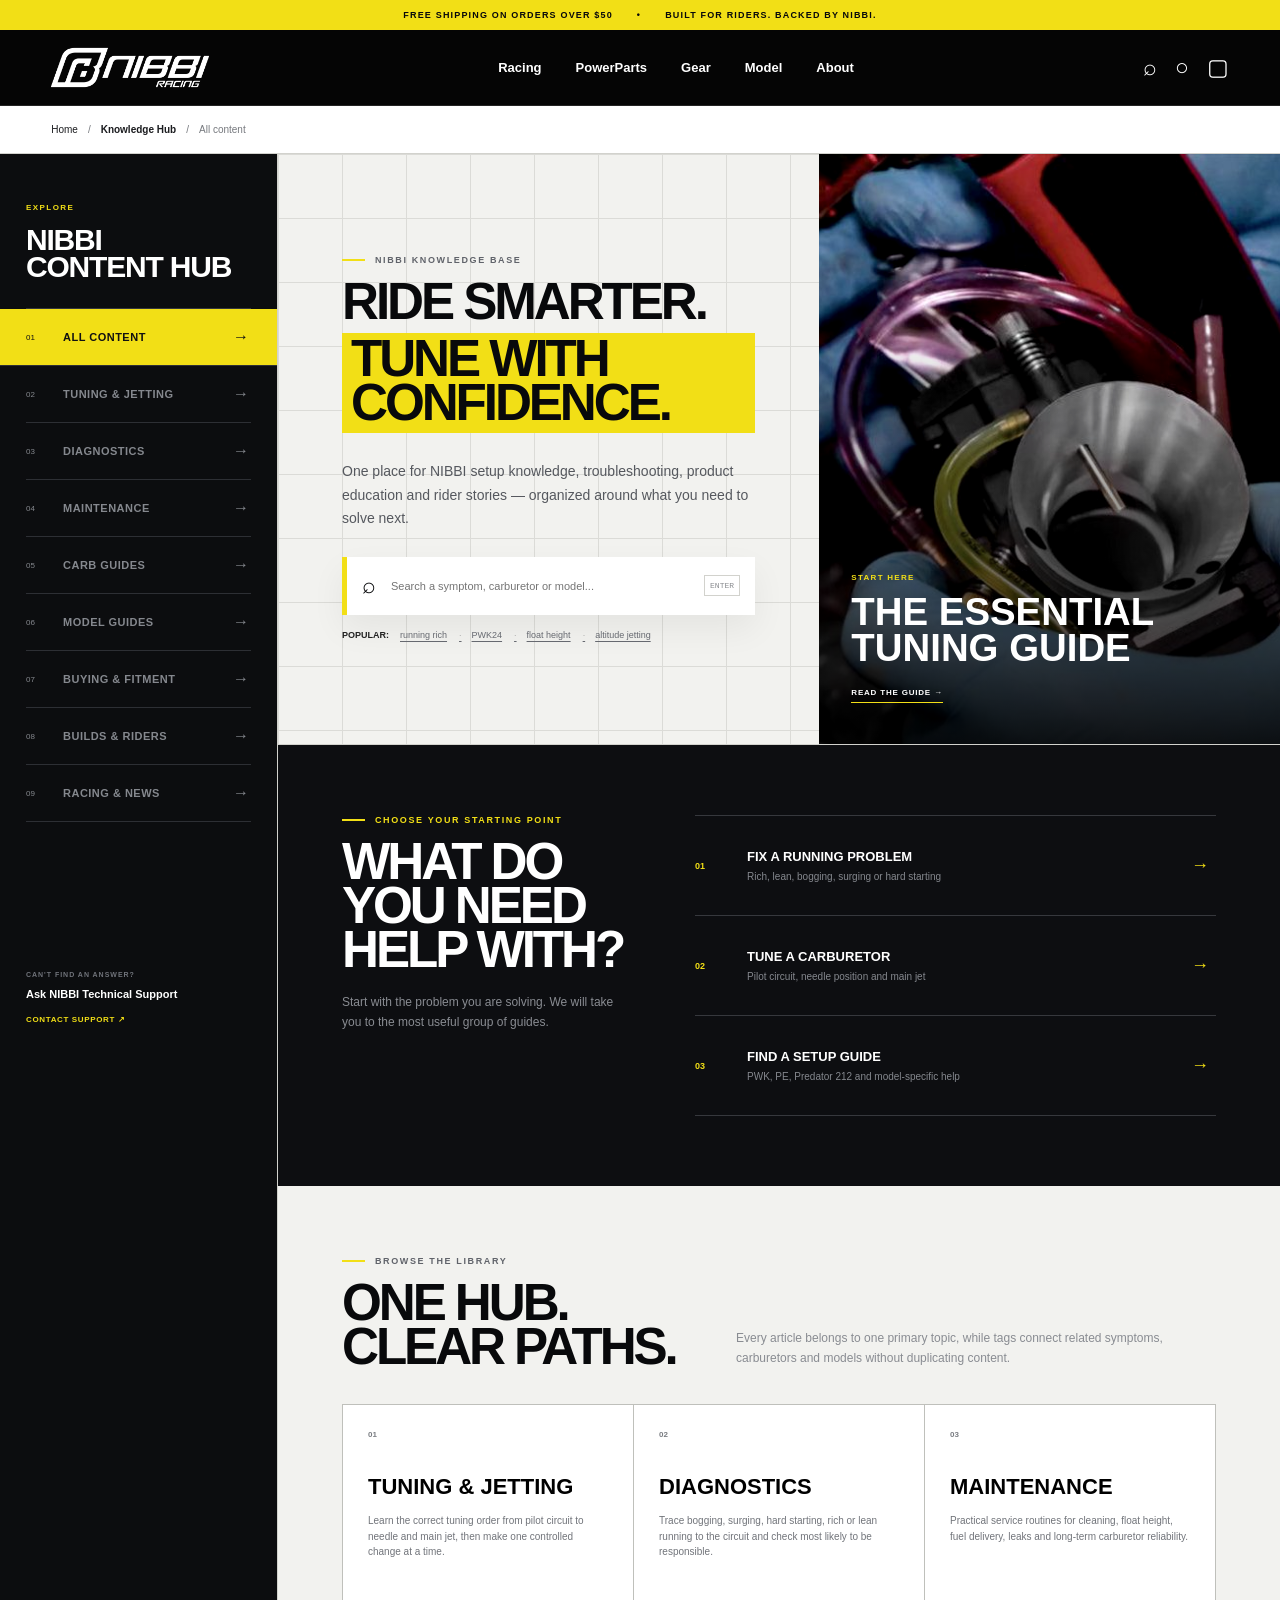
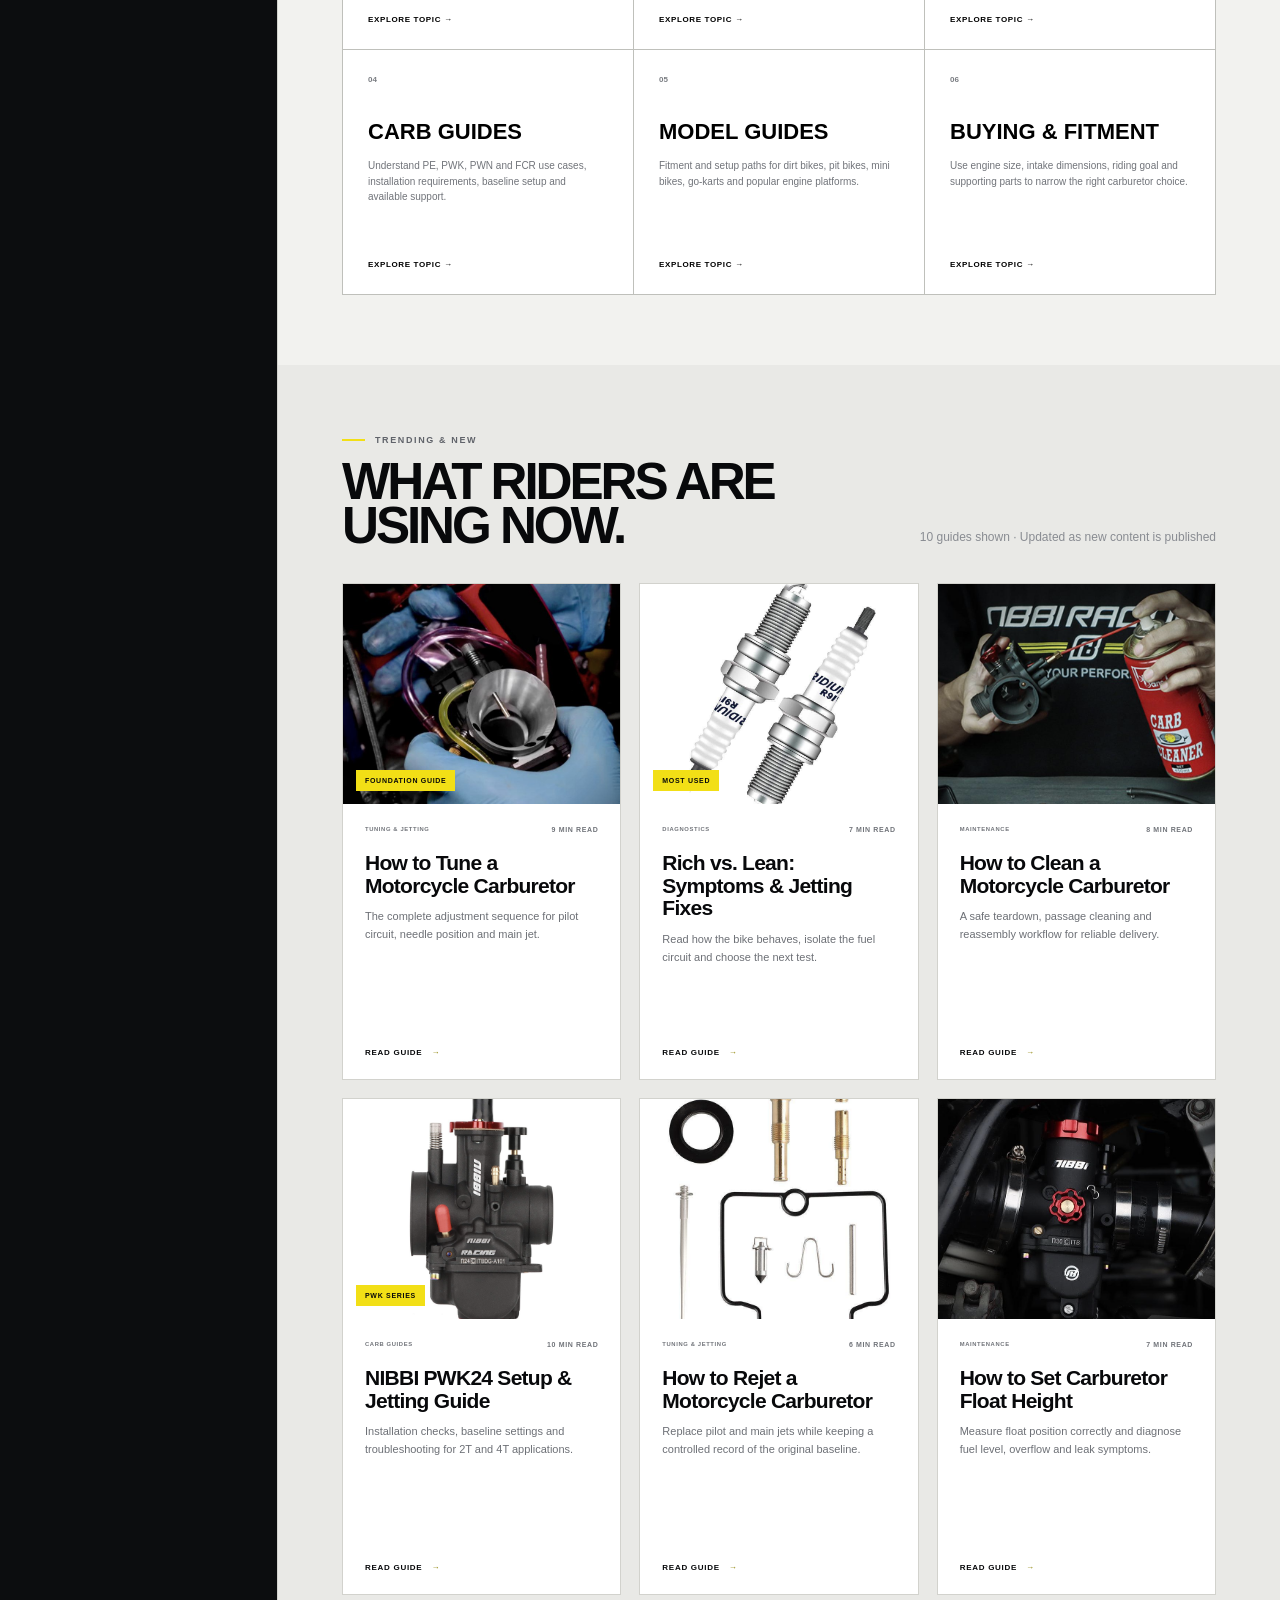
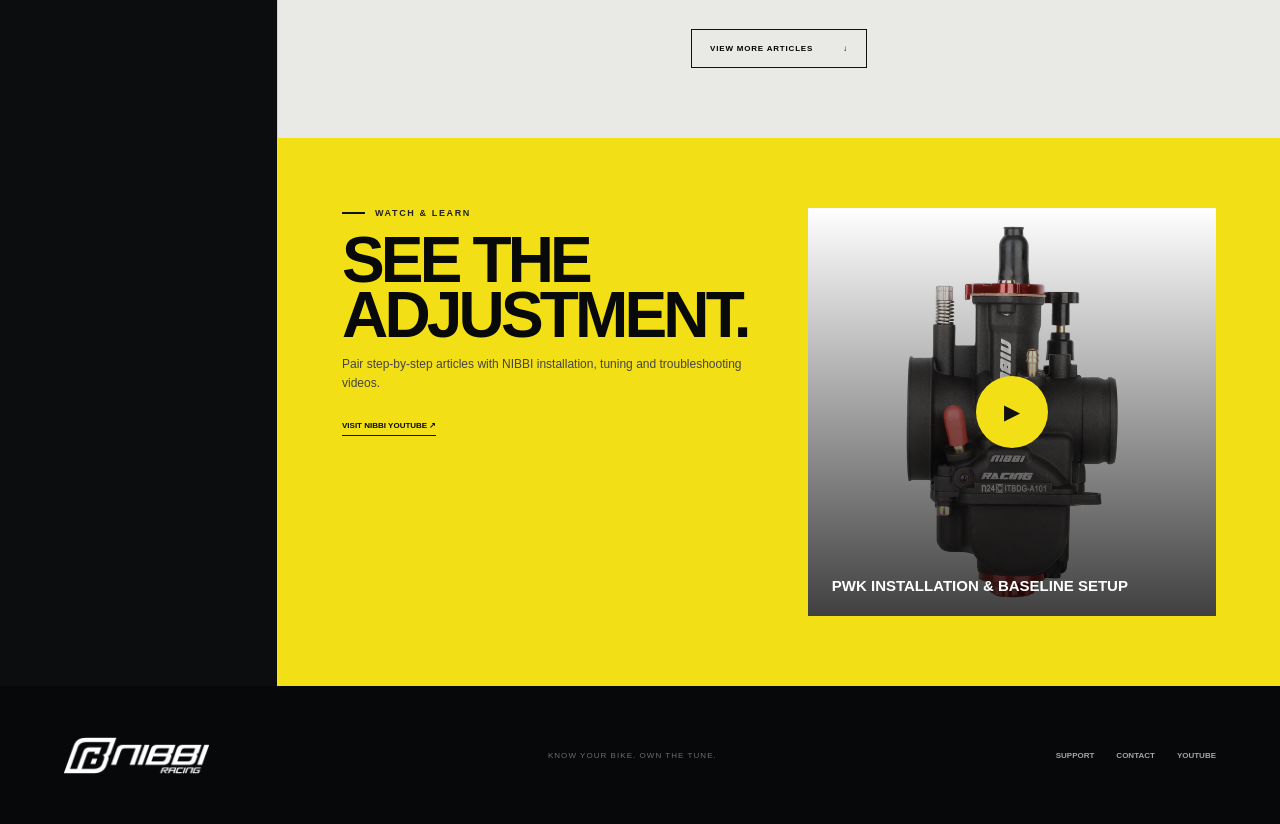
<file: blog-hub/index.html>
<!DOCTYPE html><html lang="en"><head><meta charSet="utf-8"/><meta name="viewport" content="width=device-width, initial-scale=1"/><link rel="preload" as="image" href="./nibbi/nibbi-logo.png"/><link rel="preload" as="image" href="./nibbi/guide-tuning.jpg"/><link rel="preload" as="image" href="./nibbi/guide-rich-lean.jpg"/><link rel="preload" as="image" href="./nibbi/guide-cleaning.jpg"/><link rel="preload" as="image" href="./nibbi/guide-pwk24.jpg"/><link rel="preload" as="image" href="./nibbi/guide-rejet.jpg"/><link rel="preload" as="image" href="./nibbi/guide-float.jpg"/><title>NIBBI Knowledge Hub | Guides, Builds &amp; Racing</title><meta name="description" content="The NIBBI content hub for tuning, diagnostics, maintenance, fitment, builds and racing stories."/><meta property="og:title" content="NIBBI Knowledge Hub"/><meta property="og:description" content="Ride smarter. Tune with confidence. Explore NIBBI guides, builds and racing stories."/><meta property="og:image" content="./og.png"/><meta property="og:image:width" content="1536"/><meta property="og:image:height" content="1024"/><meta property="og:image:alt" content="NIBBI Knowledge Hub"/><meta name="twitter:card" content="summary_large_image"/><meta name="twitter:title" content="NIBBI Knowledge Hub"/><meta name="twitter:description" content="Ride smarter. Tune with confidence."/><meta name="twitter:image" content="./og.png"/>
<style>

:root{--black:#08090b;--yellow:#f2df16;--paper:#f2f2ef;--white:#fff;--muted:#6c6f74;--line:#d2d2cd}*{box-sizing:border-box}html{scroll-behavior:smooth}body{margin:0;background:var(--paper);color:var(--black);font-family:Arial,Helvetica,sans-serif}a{color:inherit;text-decoration:none}button,input{font:inherit}button{cursor:pointer}img{display:block;width:100%}.announcement{height:30px;padding:0 4vw;display:flex;align-items:center;justify-content:center;gap:24px;background:var(--yellow);font-size:9px;font-weight:900;letter-spacing:.13em}.global-header{height:76px;padding:0 4vw;display:flex;align-items:center;justify-content:space-between;background:#050505;color:white;border-bottom:1px solid #242424}.logo img{width:158px}.global-header nav{display:flex;gap:34px;font-size:13px;font-weight:700}.global-header nav a:hover{color:var(--yellow)}.header-tools{display:flex;align-items:center;gap:18px}.header-tools button,.header-tools a{padding:0;border:0;background:transparent;color:white;font-size:23px}.crumbs{height:48px;padding:0 4vw;display:flex;align-items:center;gap:10px;background:white;border-bottom:1px solid var(--line);color:#76797e;font-size:10px}.crumbs a,.crumbs b{color:#1b1c1f}.crumbs em{font-style:normal}.hub-shell{max-width:1760px;margin:auto;display:grid;grid-template-columns:278px minmax(0,1fr);align-items:start}.topic-sidebar{align-self:stretch;border-right:1px solid var(--line);background:#0c0d0f;color:#fff}.sidebar-inner{position:sticky;top:0;min-height:100vh;padding:42px 26px 30px;display:flex;flex-direction:column}.sidebar-heading span{color:var(--yellow);font-size:8px;font-weight:900;letter-spacing:.18em}.sidebar-heading h2{margin:12px 0 28px;font-size:30px;line-height:.9;letter-spacing:-.04em}.topic-sidebar nav{border-top:1px solid #34363b}.topic-sidebar nav button{width:100%;min-height:57px;padding:0;display:grid;grid-template-columns:29px 1fr 18px;gap:8px;align-items:center;text-align:left;border:0;border-bottom:1px solid #2d2f34;background:transparent;color:#85888e}.topic-sidebar nav button span{font-size:8px}.topic-sidebar nav button strong{font-size:11px;text-transform:uppercase;letter-spacing:.045em}.topic-sidebar nav button i{font-style:normal}.topic-sidebar nav button:hover,.topic-sidebar nav button.active{color:#fff}.topic-sidebar nav button.active{margin-left:-26px;width:calc(100% + 52px);padding:0 26px;background:var(--yellow);color:#111}.sidebar-help{margin-top:auto;padding-top:28px}.sidebar-help span,.sidebar-help strong,.sidebar-help a{display:block}.sidebar-help span{color:#70737a;font-size:7px;font-weight:900;letter-spacing:.14em}.sidebar-help strong{margin:10px 0 15px;font-size:11px}.sidebar-help a{color:var(--yellow);font-size:8px;font-weight:900;letter-spacing:.08em}.mobile-topic-toggle{display:none}.hub-content{min-width:0}.hub-hero{min-height:590px;display:grid;grid-template-columns:1.08fr .92fr;border-bottom:1px solid var(--line)}.hero-copy{padding:70px 5vw;display:flex;flex-direction:column;justify-content:center;background-image:linear-gradient(#dbdbd7 1px,transparent 1px),linear-gradient(90deg,#dbdbd7 1px,transparent 1px);background-size:64px 64px}.kicker{margin:0 0 15px;display:flex;align-items:center;gap:10px;color:#60636a;font-size:9px;font-weight:900;letter-spacing:.18em}.kicker span{width:23px;height:2px;background:var(--yellow)}.hero-copy h1,.section-title h2,.video-banner h2{margin:0;font-size:clamp(47px,5vw,78px);line-height:.86;letter-spacing:-.06em}.hero-copy h1>span{display:block}.hero-copy h1 .accent{width:max-content;margin-top:9px;padding:4px 9px 8px;background:var(--yellow)}.hero-intro{max-width:650px;margin:27px 0;color:#55585e;font-size:14px;line-height:1.65}.hub-search{height:58px;padding:0 15px;display:flex;align-items:center;gap:13px;background:#fff;border-left:5px solid var(--yellow);box-shadow:0 14px 34px rgba(0,0,0,.06)}.hub-search>span{font-size:23px}.hub-search input{flex:1;min-width:0;border:0;outline:0;background:transparent;font-size:11px}.hub-search kbd{padding:5px;border:1px solid var(--line);color:#8a8c90;font-size:8px}.popular{margin-top:12px;display:flex;flex-wrap:wrap;align-items:center;color:#72757a;font-size:9px}.popular b{margin-right:5px;color:#222}.popular button{padding:3px 6px;border:0;background:transparent;color:#666970;text-decoration:underline;text-underline-offset:3px}.popular button+button:before{content:"·";margin-right:10px;color:#aaa}.hero-visual{min-height:590px;position:relative;overflow:hidden;background:#111}.hero-visual:after{content:"";position:absolute;inset:0;background:linear-gradient(180deg,transparent 28%,rgba(0,0,0,.9))}.hero-visual>img{height:100%;object-fit:cover;filter:saturate(.78) contrast(1.05)}.hero-visual>div{position:absolute;z-index:2;left:7%;right:7%;bottom:7%;color:white}.hero-visual small,.hero-visual strong,.hero-visual span{display:block}.hero-visual small{color:var(--yellow);font-size:8px;font-weight:900;letter-spacing:.16em}.hero-visual strong{max-width:550px;margin:12px 0 22px;font-size:clamp(27px,3vw,45px);line-height:.94}.hero-visual span{width:max-content;padding-bottom:5px;border-bottom:1px solid var(--yellow);font-size:8px;font-weight:900;letter-spacing:.1em}.starting-points{padding:70px 5vw;display:grid;grid-template-columns:.72fr 1.28fr;gap:60px;background:#0d0e11;color:white}.section-title h2{font-size:clamp(39px,4vw,62px)}.section-title>p:not(.kicker){max-width:450px;margin:21px 0 0;color:#898c92;font-size:12px;line-height:1.65}.starting-points .kicker{color:var(--yellow)}.path-list{border-top:1px solid #36383d}.path-list button{width:100%;min-height:100px;padding:17px 0;display:grid;grid-template-columns:42px 1fr 25px;gap:10px;align-items:center;text-align:left;border:0;border-bottom:1px solid #36383d;background:transparent;color:white}.path-list button>b,.path-list button i{color:var(--yellow);font-size:9px}.path-list button i{font-size:18px;font-style:normal}.path-list strong,.path-list small{display:block}.path-list strong{font-size:13px;text-transform:uppercase}.path-list small{margin-top:7px;color:#85888e;font-size:10px}.branch-overview,.article-library{padding:70px 5vw}.section-title.horizontal{margin-bottom:35px;display:flex;align-items:end;justify-content:space-between;gap:50px}.section-title.horizontal>p{max-width:480px;margin:0}.branch-grid{display:grid;grid-template-columns:repeat(3,1fr);border-top:1px solid #bfc0bb;border-left:1px solid #bfc0bb}.branch-grid button{min-height:245px;padding:25px;display:flex;flex-direction:column;align-items:flex-start;text-align:left;border:0;border-right:1px solid #bfc0bb;border-bottom:1px solid #bfc0bb;background:white}.branch-grid button:hover{background:var(--yellow)}.branch-grid button>span{color:#7a7d82;font-size:8px;font-weight:900}.branch-grid button>strong{margin:35px 0 13px;font-size:22px;text-transform:uppercase}.branch-grid button>small{color:#71747a;font-size:10px;line-height:1.55}.branch-grid button>i{margin-top:auto;padding-top:22px;font-size:8px;font-style:normal;font-weight:900;letter-spacing:.08em}.article-library{background:#e9e9e6}.article-library .section-title h2{white-space:pre-line}.article-grid{display:grid;grid-template-columns:repeat(3,1fr);gap:18px}.article-grid article{display:flex;flex-direction:column;background:#fff;border:1px solid var(--line)}.article-image{height:220px;position:relative;overflow:hidden;background:#ddd}.article-image img{height:100%;object-fit:cover;filter:saturate(.78);transition:.3s}.article-grid article:hover img{transform:scale(1.025);filter:saturate(1)}.article-image>span{position:absolute;left:13px;bottom:13px;padding:7px 9px;background:var(--yellow);font-size:7px;font-weight:900;letter-spacing:.1em}.article-copy{min-height:275px;padding:22px;display:flex;flex-direction:column}.article-copy>div{display:flex;justify-content:space-between;gap:18px;color:#71747a;font-size:7px;font-weight:900;letter-spacing:.09em;text-transform:uppercase}.article-copy em{font-style:normal}.article-copy h3{margin:19px 0 11px;font-size:21px;line-height:1.08;letter-spacing:-.035em}.article-copy p{margin:0;color:#6d7076;font-size:11px;line-height:1.6}.article-copy>a{margin-top:auto;padding-top:20px;font-size:8px;font-weight:900;letter-spacing:.09em}.article-copy>a span{color:#8c8100;margin-left:6px}.empty{padding:70px;text-align:center;background:white;color:#76797e;border:1px solid var(--line);font-size:12px}.load-more{margin:34px auto 0;padding:14px 18px;display:flex;gap:30px;border:1px solid #111;background:transparent;font-size:8px;font-weight:900;letter-spacing:.1em}.video-banner{padding:70px 5vw;display:grid;grid-template-columns:.72fr 1.28fr;gap:60px;background:var(--yellow)}.video-banner .kicker{color:#222}.video-banner .kicker span{background:#111}.video-banner p:not(.kicker){max-width:440px;color:#444;font-size:12px;line-height:1.6}.video-banner>div>a{display:inline-block;margin-top:15px;padding-bottom:5px;border-bottom:1px solid #111;font-size:8px;font-weight:900}.video-image{min-height:350px;position:relative;overflow:hidden;background:#111;color:white}.video-image:after{content:"";position:absolute;inset:0;background:linear-gradient(transparent,rgba(0,0,0,.75))}.video-image img{height:100%;object-fit:cover;filter:saturate(.75)}.video-image span{position:absolute;z-index:2;inset:0;margin:auto;width:72px;height:72px;display:grid;place-items:center;border-radius:50%;background:var(--yellow);color:#111;font-size:21px}.video-image b{position:absolute;z-index:2;left:24px;bottom:22px;font-size:15px}footer{min-height:138px;padding:30px 5vw;display:flex;align-items:center;justify-content:space-between;gap:25px;background:#07080a;color:#fff}footer img{width:145px}footer p{color:#696c72;font-size:8px;letter-spacing:.13em}footer div{display:flex;gap:22px;color:#a2a5aa;font-size:8px;font-weight:900}.mobile-topic-toggle{width:100%}

@media(max-width:1100px){.global-header nav{display:none}.hub-shell{grid-template-columns:230px minmax(0,1fr)}.sidebar-inner{padding:35px 21px}.topic-sidebar nav button.active{margin-left:-21px;width:calc(100% + 42px);padding:0 21px}.hub-hero{grid-template-columns:1fr}.hero-visual{min-height:440px}.starting-points,.video-banner{grid-template-columns:1fr}.article-grid{grid-template-columns:1fr 1fr}.branch-grid{grid-template-columns:1fr 1fr}}
@media(max-width:760px){.announcement{height:27px;font-size:7px}.announcement span,.announcement span~*{display:none}.global-header{height:64px;padding:0 5vw}.logo img{width:128px}.header-tools{gap:13px}.header-tools a:first-of-type{display:none}.crumbs{height:42px;padding:0 5vw}.hub-shell{display:block}.mobile-topic-toggle{position:sticky;top:0;z-index:10;padding:13px 5vw;display:flex;align-items:center;justify-content:space-between;text-align:left;border:0;border-bottom:1px solid #292b30;background:#0c0d0f;color:white}.mobile-topic-toggle small,.mobile-topic-toggle strong{display:block}.mobile-topic-toggle small{margin-bottom:4px;color:#777a81;font-size:7px;letter-spacing:.13em}.mobile-topic-toggle strong{text-transform:uppercase;font-size:11px}.mobile-topic-toggle>b{color:var(--yellow);font-size:20px}.topic-sidebar{display:none;border-right:0}.topic-sidebar.open{display:block}.sidebar-inner{position:static;min-height:0;padding:25px 5vw}.sidebar-heading,.sidebar-help{display:none}.topic-sidebar nav button.active{margin-left:-5vw;width:calc(100% + 10vw);padding:0 5vw}.hub-hero{min-height:0}.hero-copy{padding:52px 6vw 42px}.hero-copy h1{font-size:48px}.hero-intro{margin:22px 0;font-size:13px}.hub-search{height:54px}.hub-search kbd{display:none}.popular{line-height:1.7}.hero-visual{min-height:365px}.starting-points,.branch-overview,.article-library,.video-banner{padding:50px 6vw}.starting-points{gap:30px}.section-title h2{font-size:39px}.section-title.horizontal{align-items:flex-start;flex-direction:column;gap:20px}.branch-grid,.article-grid{grid-template-columns:1fr}.branch-grid button{min-height:220px}.article-image{height:230px}.article-copy{min-height:255px}.video-banner{gap:32px}.video-image{min-height:280px}footer{align-items:flex-start;flex-direction:column}footer div{flex-wrap:wrap}}
@media(max-width:390px){.hero-copy h1{font-size:41px}.hero-copy{padding-left:5vw;padding-right:5vw}.section-title h2{font-size:34px}.article-library,.branch-overview,.starting-points,.video-banner{padding-left:5vw;padding-right:5vw}}
@media(min-width:761px){.hero-copy{min-width:0}.hero-copy h1{font-size:clamp(43px,4vw,62px)}.hero-copy h1 .accent{width:fit-content;max-width:100%}}
@media(max-width:760px){.hero-copy{min-width:0;overflow:hidden}.hero-copy h1 .accent{width:auto;max-width:100%;font-size:42px;line-height:.9}}
</style></head><body><main class="hub-page"><div class="announcement">FREE SHIPPING ON ORDERS OVER $50 <span>•</span> BUILT FOR RIDERS. BACKED BY NIBBI.</div><header class="global-header"><a href="https://nibbiracing.com" class="logo" aria-label="NIBBI Racing home"><img src="./nibbi/nibbi-logo.png" alt="NIBBI Racing"/></a><nav aria-label="NIBBI website navigation"><a href="https://nibbiracing.com/pages/racing">Racing</a><a href="https://nibbiracing.com/collections/all">PowerParts</a><a href="https://nibbiracing.com/collections/gear">Gear</a><a href="https://nibbiracing.com/pages/model">Model</a><a href="https://nibbiracing.com/pages/about-us">About</a></nav><div class="header-tools"><button aria-label="Search">⌕</button><a href="https://nibbiracing.com/account" aria-label="Account">○</a><a href="https://nibbiracing.com/cart" aria-label="Cart">▢</a></div></header><div class="crumbs"><a href="https://nibbiracing.com">Home</a><span>/</span><b>Knowledge Hub</b><span>/</span><em>All content</em></div><div class="hub-shell"><button class="mobile-topic-toggle" data-mobile-topic-toggle="true" aria-expanded="false"><span><small>BROWSE ALL TOPICS</small><strong>All content</strong></span><b>+</b></button><aside class="topic-sidebar " aria-label="Knowledge Hub topics"><div class="sidebar-inner"><div class="sidebar-heading"><span>EXPLORE</span><h2>NIBBI<br/>CONTENT HUB</h2></div><nav><button data-topic-id="all" class="active"><span>01</span><strong>All content</strong><i>→</i></button><button data-topic-id="tuning" class=""><span>02</span><strong>Tuning &amp; jetting</strong><i>→</i></button><button data-topic-id="diagnostics" class=""><span>03</span><strong>Diagnostics</strong><i>→</i></button><button data-topic-id="maintenance" class=""><span>04</span><strong>Maintenance</strong><i>→</i></button><button data-topic-id="carb" class=""><span>05</span><strong>Carb guides</strong><i>→</i></button><button data-topic-id="model" class=""><span>06</span><strong>Model guides</strong><i>→</i></button><button data-topic-id="buying" class=""><span>07</span><strong>Buying &amp; fitment</strong><i>→</i></button><button data-topic-id="riders" class=""><span>08</span><strong>Builds &amp; riders</strong><i>→</i></button><button data-topic-id="news" class=""><span>09</span><strong>Racing &amp; news</strong><i>→</i></button></nav><div class="sidebar-help"><span>CAN&#x27;T FIND AN ANSWER?</span><strong>Ask NIBBI Technical Support</strong><a href="mailto:customer@nibbiracing.com">CONTACT SUPPORT ↗</a></div></div></aside><div class="hub-content"><section class="hub-hero"><div class="hero-copy" data-hub-hero-copy="true"><p class="kicker"><span></span>NIBBI KNOWLEDGE BASE</p><h1><span class="">RIDE SMARTER.</span><span class="accent">TUNE WITH CONFIDENCE.</span></h1><p class="hero-intro">One place for NIBBI setup knowledge, troubleshooting, product education and rider stories — organized around what you need to solve next.</p><label class="hub-search"><span>⌕</span><input data-hub-search="true" placeholder="Search a symptom, carburetor or model..." value=""/><kbd>ENTER</kbd></label><div class="popular"><b>POPULAR:</b><button>running rich</button><button>PWK24</button><button>float height</button><button>altitude jetting</button></div></div><div class="hero-visual"><img src="./nibbi/guide-tuning.jpg" alt="NIBBI technical knowledge"/><div><small>START HERE</small><strong>THE ESSENTIAL TUNING GUIDE</strong><span>READ THE GUIDE →</span></div></div></section><section class="starting-points"><div class="section-title"><p class="kicker"><span></span>CHOOSE YOUR STARTING POINT</p><h2>WHAT DO YOU NEED<br/>HELP WITH?</h2><p>Start with the problem you are solving. We will take you to the most useful group of guides.</p></div><div class="path-list"><button data-topic-id="diagnostics"><b>01</b><span><strong>Fix a running problem</strong><small>Rich, lean, bogging, surging or hard starting</small></span><i>→</i></button><button data-topic-id="tuning"><b>02</b><span><strong>Tune a carburetor</strong><small>Pilot circuit, needle position and main jet</small></span><i>→</i></button><button data-topic-id="carb"><b>03</b><span><strong>Find a setup guide</strong><small>PWK, PE, Predator 212 and model-specific help</small></span><i>→</i></button></div></section><section class="branch-overview"><div class="section-title horizontal"><div><p class="kicker"><span></span>BROWSE THE LIBRARY</p><h2>ONE HUB.<br/>CLEAR PATHS.</h2></div><p>Every article belongs to one primary topic, while tags connect related symptoms, carburetors and models without duplicating content.</p></div><div class="branch-grid"><button data-topic-id="tuning"><span>0<!-- -->1</span><strong>Tuning &amp; jetting</strong><small>Learn the correct tuning order from pilot circuit to needle and main jet, then make one controlled change at a time.</small><i>EXPLORE TOPIC →</i></button><button data-topic-id="diagnostics"><span>0<!-- -->2</span><strong>Diagnostics</strong><small>Trace bogging, surging, hard starting, rich or lean running to the circuit and check most likely to be responsible.</small><i>EXPLORE TOPIC →</i></button><button data-topic-id="maintenance"><span>0<!-- -->3</span><strong>Maintenance</strong><small>Practical service routines for cleaning, float height, fuel delivery, leaks and long-term carburetor reliability.</small><i>EXPLORE TOPIC →</i></button><button data-topic-id="carb"><span>0<!-- -->4</span><strong>Carb guides</strong><small>Understand PE, PWK, PWN and FCR use cases, installation requirements, baseline setup and available support.</small><i>EXPLORE TOPIC →</i></button><button data-topic-id="model"><span>0<!-- -->5</span><strong>Model guides</strong><small>Fitment and setup paths for dirt bikes, pit bikes, mini bikes, go-karts and popular engine platforms.</small><i>EXPLORE TOPIC →</i></button><button data-topic-id="buying"><span>0<!-- -->6</span><strong>Buying &amp; fitment</strong><small>Use engine size, intake dimensions, riding goal and supporting parts to narrow the right carburetor choice.</small><i>EXPLORE TOPIC →</i></button></div></section><section class="article-library"><div class="section-title horizontal"><div><p class="kicker"><span></span>TRENDING &amp; NEW</p><h2>WHAT RIDERS ARE
USING NOW.</h2></div><p>10<!-- --> guides shown · Updated as new content is published</p></div><div class="article-grid"><article data-article-topic="tuning"><a class="article-image" href="#"><img src="./nibbi/guide-tuning.jpg" alt=""/><span>FOUNDATION GUIDE</span></a><div class="article-copy"><div><small>Tuning &amp; jetting</small><em>9 MIN READ</em></div><h3>How to Tune a Motorcycle Carburetor</h3><p>The complete adjustment sequence for pilot circuit, needle position and main jet.</p><a href="#">READ GUIDE <span>→</span></a></div></article><article data-article-topic="diagnostics"><a class="article-image" href="#"><img src="./nibbi/guide-rich-lean.jpg" alt=""/><span>MOST USED</span></a><div class="article-copy"><div><small>Diagnostics</small><em>7 MIN READ</em></div><h3>Rich vs. Lean: Symptoms &amp; Jetting Fixes</h3><p>Read how the bike behaves, isolate the fuel circuit and choose the next test.</p><a href="#">READ GUIDE <span>→</span></a></div></article><article data-article-topic="maintenance"><a class="article-image" href="#"><img src="./nibbi/guide-cleaning.jpg" alt=""/></a><div class="article-copy"><div><small>Maintenance</small><em>8 MIN READ</em></div><h3>How to Clean a Motorcycle Carburetor</h3><p>A safe teardown, passage cleaning and reassembly workflow for reliable delivery.</p><a href="#">READ GUIDE <span>→</span></a></div></article><article data-article-topic="carb"><a class="article-image" href="#"><img src="./nibbi/guide-pwk24.jpg" alt=""/><span>PWK SERIES</span></a><div class="article-copy"><div><small>Carb guides</small><em>10 MIN READ</em></div><h3>NIBBI PWK24 Setup &amp; Jetting Guide</h3><p>Installation checks, baseline settings and troubleshooting for 2T and 4T applications.</p><a href="#">READ GUIDE <span>→</span></a></div></article><article data-article-topic="tuning"><a class="article-image" href="#"><img src="./nibbi/guide-rejet.jpg" alt=""/></a><div class="article-copy"><div><small>Tuning &amp; jetting</small><em>6 MIN READ</em></div><h3>How to Rejet a Motorcycle Carburetor</h3><p>Replace pilot and main jets while keeping a controlled record of the original baseline.</p><a href="#">READ GUIDE <span>→</span></a></div></article><article data-article-topic="maintenance"><a class="article-image" href="#"><img src="./nibbi/guide-float.jpg" alt=""/></a><div class="article-copy"><div><small>Maintenance</small><em>7 MIN READ</em></div><h3>How to Set Carburetor Float Height</h3><p>Measure float position correctly and diagnose fuel level, overflow and leak symptoms.</p><a href="#">READ GUIDE <span>→</span></a></div></article></div><button class="load-more">VIEW MORE ARTICLES <span>↓</span></button></section><section class="video-banner"><div><p class="kicker"><span></span>WATCH &amp; LEARN</p><h2>SEE THE<br/>ADJUSTMENT.</h2><p>Pair step-by-step articles with NIBBI installation, tuning and troubleshooting videos.</p><a href="https://www.youtube.com/@nibbiracingusa">VISIT NIBBI YOUTUBE ↗</a></div><a class="video-image" href="https://www.youtube.com/@nibbiracingusa"><img src="./nibbi/guide-pwk24.jpg" alt="NIBBI carburetor video guide"/><span>▶</span><b>PWK INSTALLATION &amp; BASELINE SETUP</b></a></section></div></div><footer><img src="./nibbi/nibbi-logo.png" alt="NIBBI Racing"/><p>KNOW YOUR BIKE. OWN THE TUNE.</p><div><a href="#">SUPPORT</a><a href="#">CONTACT</a><a href="#">YOUTUBE</a></div></footer></main><script>
const hubTopics=[{"id":"all","label":"All content","eyebrow":"NIBBI KNOWLEDGE BASE","title":["RIDE SMARTER.","TUNE WITH CONFIDENCE."],"intro":"One place for NIBBI setup knowledge, troubleshooting, product education and rider stories — organized around what you need to solve next."},{"id":"tuning","label":"Tuning & jetting","eyebrow":"TECHNICAL GARAGE","title":["BUILD A BETTER","BASELINE."],"intro":"Learn the correct tuning order from pilot circuit to needle and main jet, then make one controlled change at a time."},{"id":"diagnostics","label":"Diagnostics","eyebrow":"START WITH THE SYMPTOM","title":["FIND THE CAUSE.","NOT A GUESS."],"intro":"Trace bogging, surging, hard starting, rich or lean running to the circuit and check most likely to be responsible."},{"id":"maintenance","label":"Maintenance","eyebrow":"KEEP IT RUNNING","title":["CLEAN. CHECK.","RIDE AGAIN."],"intro":"Practical service routines for cleaning, float height, fuel delivery, leaks and long-term carburetor reliability."},{"id":"carb","label":"Carb guides","eyebrow":"KNOW YOUR CARB","title":["CHOOSE THE RIGHT","SERIES & SIZE."],"intro":"Understand PE, PWK, PWN and FCR use cases, installation requirements, baseline setup and available support."},{"id":"model","label":"Model guides","eyebrow":"BIKE-SPECIFIC HELP","title":["START WITH YOUR","BIKE OR ENGINE."],"intro":"Fitment and setup paths for dirt bikes, pit bikes, mini bikes, go-karts and popular engine platforms."},{"id":"buying","label":"Buying & fitment","eyebrow":"BEFORE YOU BUY","title":["MAKE THE RIGHT","MATCH."],"intro":"Use engine size, intake dimensions, riding goal and supporting parts to narrow the right carburetor choice."},{"id":"riders","label":"Builds & riders","eyebrow":"BUILT BY RIDERS","title":["REAL BUILDS.","REAL FEEDBACK."],"intro":"Community builds, racing stories and rider setups that show how NIBBI products are used in the real world."},{"id":"news","label":"Racing & news","eyebrow":"FROM THE PADDOCK","title":["WHAT'S HAPPENING","AT NIBBI."],"intro":"New releases, event updates, racing coverage and stories from the NIBBI team."}];
let activeTopic="all";
function chooseHubTopic(id){const topic=hubTopics.find(x=>x.id===id)||hubTopics[0];activeTopic=topic.id;document.querySelectorAll('.topic-sidebar [data-topic-id]').forEach(b=>b.classList.toggle('active',b.dataset.topicId===id));document.querySelector('.crumbs em').textContent=topic.label;document.querySelector('[data-mobile-topic-toggle] strong').textContent=topic.label;const hero=document.querySelector('[data-hub-hero-copy]');hero.querySelector('.kicker').innerHTML='<span></span>'+topic.eyebrow;hero.querySelector('h1').innerHTML='<span>'+topic.title[0]+'</span><span class="accent">'+topic.title[1]+'</span>';hero.querySelector('.hero-intro').textContent=topic.intro;document.querySelectorAll('.starting-points,.branch-overview').forEach(el=>el.style.display=id==='all'?'':'none');filterHubArticles();document.querySelector('.topic-sidebar').classList.remove('open');document.querySelector('[data-mobile-topic-toggle]').setAttribute('aria-expanded','false');window.scrollTo({top:0,behavior:'smooth'});}
function filterHubArticles(){const q=(document.querySelector('[data-hub-search]').value||'').toLowerCase();let count=0;document.querySelectorAll('[data-article-topic]').forEach(card=>{const show=(activeTopic==='all'||card.dataset.articleTopic===activeTopic)&&(!q||card.textContent.toLowerCase().includes(q));card.style.display=show?'':'none';if(show)count++});const counter=document.querySelector('.article-library .section-title.horizontal>p');if(counter)counter.textContent=count+' guides shown · Updated as new content is published';}
document.querySelectorAll('[data-topic-id]').forEach(button=>button.addEventListener('click',()=>chooseHubTopic(button.dataset.topicId)));
document.querySelector('[data-mobile-topic-toggle]').addEventListener('click',event=>{const sidebar=document.querySelector('.topic-sidebar');sidebar.classList.toggle('open');event.currentTarget.setAttribute('aria-expanded',sidebar.classList.contains('open')?'true':'false')});
document.querySelector('[data-hub-search]').addEventListener('input',filterHubArticles);
</script></body></html>
</file>
